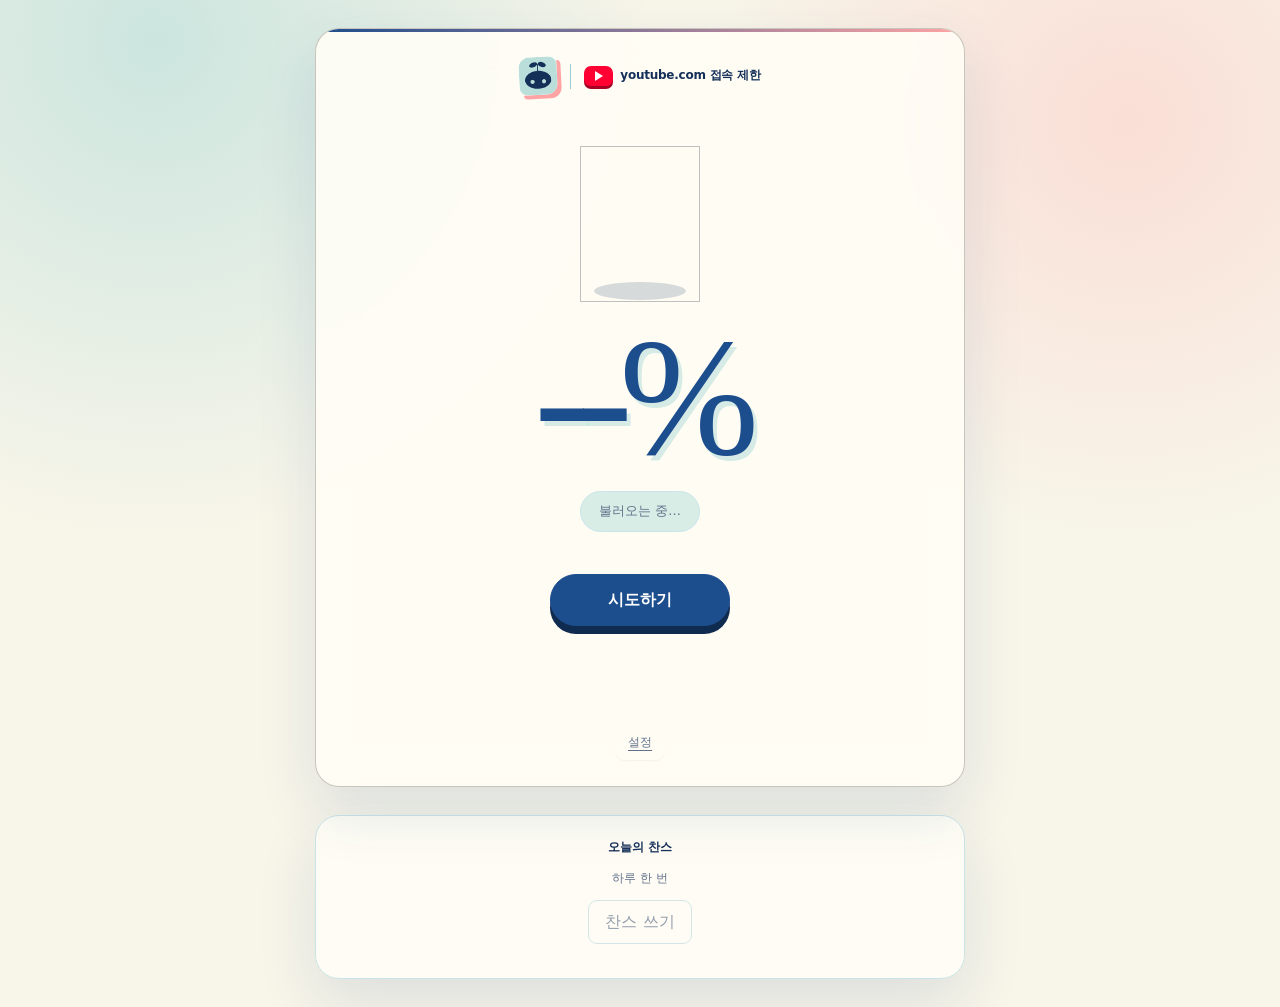
<file: blocked.html>
<!DOCTYPE html>
<html lang="ko">
<head>
  <meta charset="UTF-8">
  <meta name="viewport" content="width=device-width, initial-scale=1">
  <title>차단됨</title>
  <!-- 차단 화면과 설정 화면이 같은 스타일 파일을 쓴다 -->
  <link rel="stylesheet" href="extension.css">
</head>
<body class="blocked-page">
  <!--
    id="..."는 blocked.js가 요소를 찾는 이름이다. 디자인을 바꿀 때도
    id는 절대 바꾸거나 지우지 말 것. 하나만 바뀌어도 버튼이 먹통이 된다.
  -->
  <!--
    blocked-layout: 확률 카드를 화면 정중앙에 두고, 오른쪽 빈 공간에 기록을 놓는 틀.
    기록이 늦게 떠도 카드가 옆으로 밀리지 않게 칸을 미리 나눠 둔다.
  -->
  <div class="blocked-layout">
  <main class="blocked-shell">
    <div class="blocked-brandbar">
      <img class="brand-mark" src="images/mark.png" alt="새싹이" width="128" height="128">
      <span class="brand-divider"></span>
      <span class="youtube-lockup">
        <span class="youtube-icon"></span>
        <!-- 글자는 blocked.js가 ?site= 값으로 바꾼다 (예: naver.com 접속 제한) -->
        <span id="siteTitle">YouTube 접속 제한</span>
      </span>
    </div>

    <!--
      캐릭터(새싹이). 움직임은 전부 extension.css, 상태 바꾸기는 blocked.js.
      #toon에 a-wait / a-calm / a-perk / a-pass / a-fail / a-shrug / a-no 중 하나가 붙는다.
      몸 전체 움직임은 .toon-move 하나에만 건다 (몸통과 새싹이 같이 움직여야 안 떨어진다).
      그림 주소(src)는 blocked.js가 상태·다크 모드에 맞춰 넣는다.
    -->
    <div class="toon-stage">
      <div class="toon-shadow"></div>
      <div class="toon" id="toon">
        <div class="toon-move">
          <img class="toon-body"   id="toonBody"   alt="">
          <img class="toon-sprout" id="toonSprout" alt="">
        </div>
      </div>
    </div>

    <!--
      확률 묶음과 시간 고르기를 같은 칸에 포개 둔다.
      통과하면 시간 고르기가 확률 '자리로 들어온다'. 아래에 덧붙지 않으므로
      카드 높이가 그대로라 화면이 안 뛴다. 높이는 extension.css의 .card-stage가 잡는다.
    -->
    <div class="card-stage">
      <div class="stage-main">
        <p id="prob">--%</p>
        <p id="info">불러오는 중...</p>
        <p id="syncInfo"></p>

        <button id="attemptBtn">시도하기</button>
      </div>

      <!-- 통과했을 때만 보이는 시간 정하기 -->
      <div id="durations" hidden>
        <p>이번에는 몇 분을 사용할까요?</p>
        <!--
          +1 / -1 버튼은 두지 않는다. 숫자 입력칸의 화살표(↑↓)와
          키보드 방향키가 그 일을 한다.
        -->
        <div id="stepper">
          <div class="step-row">
            <button data-step="5">+5</button>
            <button data-step="10">+10</button>
          </div>
          <div class="step-value">
            <input id="minutesInput" type="number" min="1" value="10">
            <span>분</span>
          </div>
          <div class="step-row">
            <button data-step="-5">-5</button>
            <button data-step="-10">-10</button>
          </div>
        </div>
        <p id="minutesHint"></p>
        <button id="startBtn">시작하기</button>
      </div>
    </div>

    <!-- 판정 결과. blocked.js가 pass / fail 클래스를 붙인다 -->
    <div id="result"></div>

    <div class="settings-row">
      <button id="settingsBtn">설정</button>
    </div>

  </main>

    <!--
      오늘의 찬스. 넓은 화면에서는 확률 카드 왼쪽, 좁은 화면에서는 카드 아래에 온다.
      확률·시간 숫자는 blocked.js가 background에서 받아 채운다 (config.js의 chanceProb, chanceMinutes)
    -->
    <aside id="chanceBox" class="chance-box">
      <h3 class="table-title">오늘의 찬스</h3>
      <p id="chanceInfo">하루 한 번</p>
      <button id="chanceBtn" disabled>찬스 쓰기</button>
      <p id="chanceResult"></p>
    </aside>

    <!--
      오늘 기록 + 최근 7일. Supabase에서 받아오므로 연결이 안 되면
      blocked.js가 hidden을 풀지 않아 칸 자체가 안 보인다.
      표 모양은 설정 화면과 같다 (stats-view.js가 같이 그린다)
      넓은 화면에서는 확률 카드 오른쪽, 좁은 화면에서는 아래에 온다 (extension.css)
    -->
    <aside id="blockedStats" class="blocked-stats" hidden>
      <div id="statsCards"></div>

      <h3 class="table-title">최근 7일</h3>
      <div class="table-scroll">
        <table id="statsDaily">
          <thead>
            <tr><th>날짜</th><th>시도</th><th>통과</th><th>통과율</th><th>사용</th><th></th></tr>
          </thead>
          <tbody></tbody>
        </table>
      </div>
    </aside>
  </div>

  <!-- config.js를 먼저 불러와야 blocked.js에서 CONFIG를 쓸 수 있다 -->
  <script src="config.js"></script>
  <script src="stats-view.js"></script>
  <script src="blocked.js"></script>
</body>
</html>
</file>
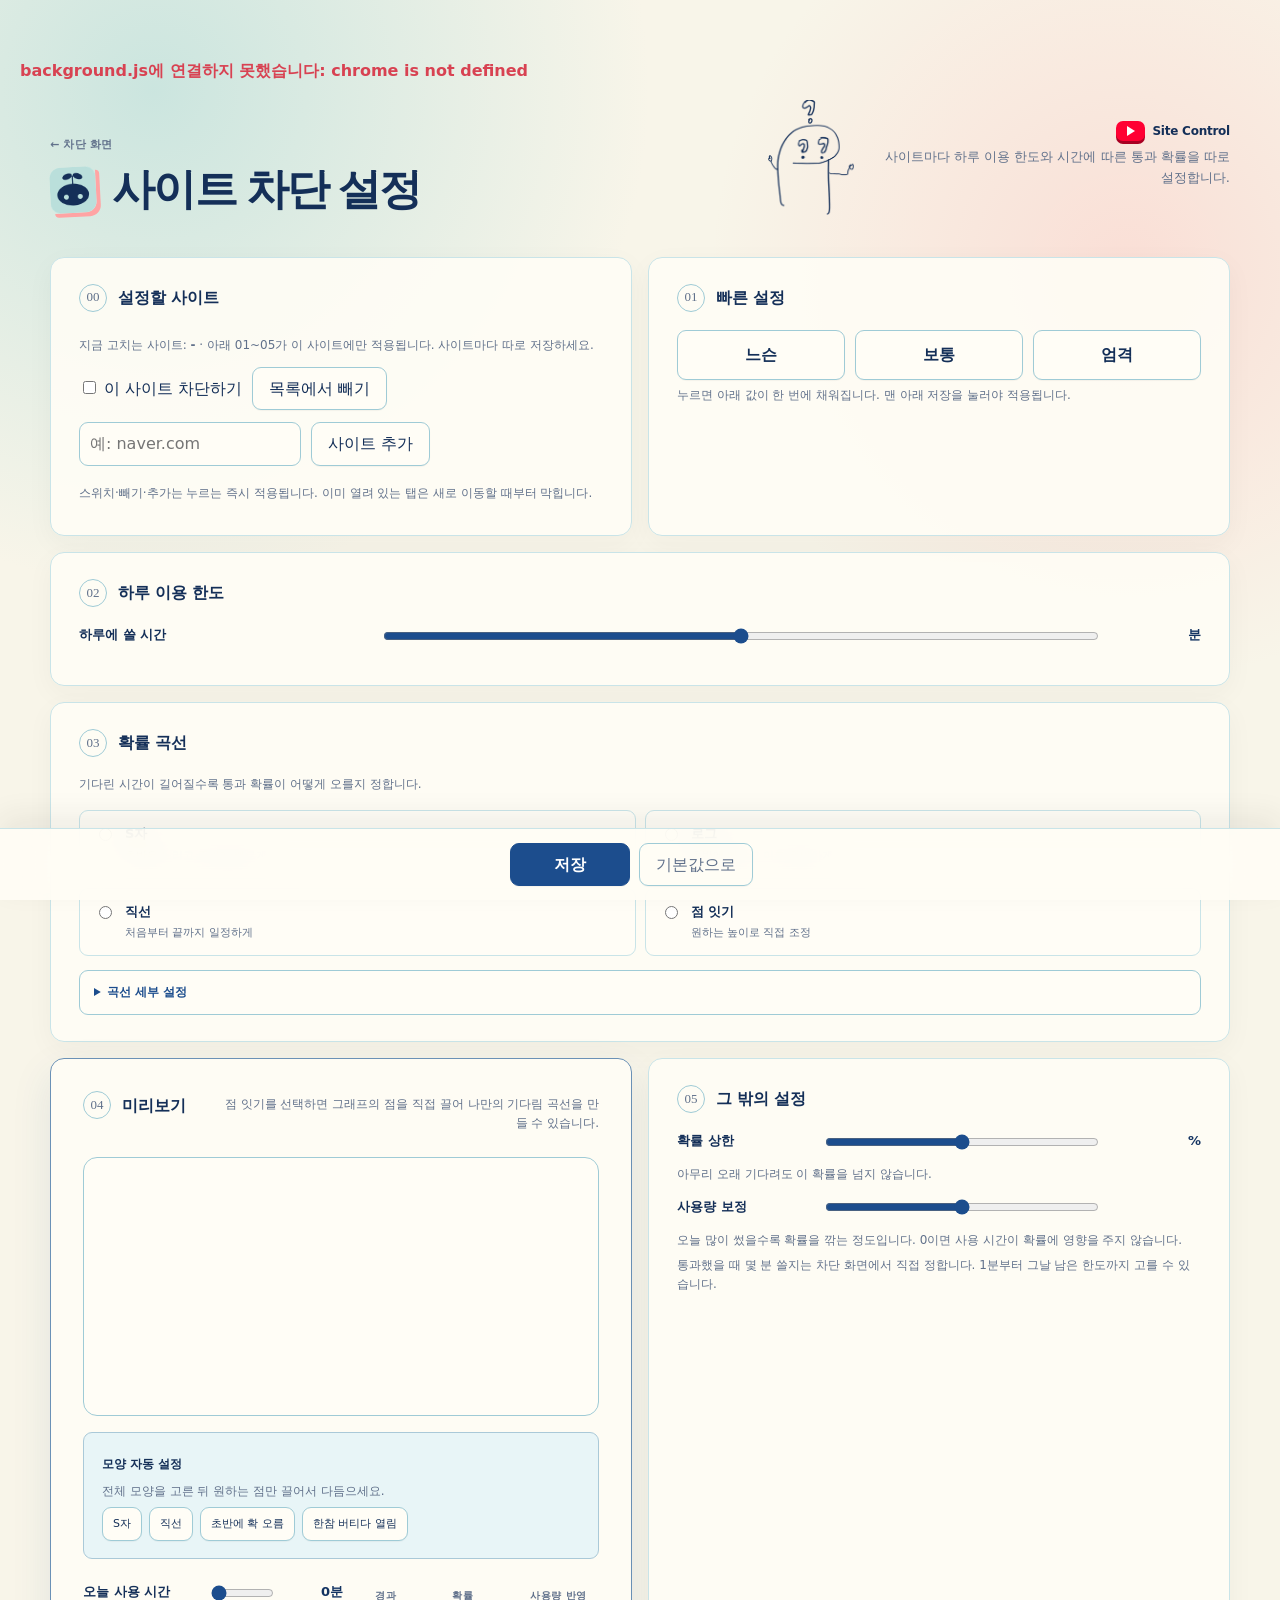
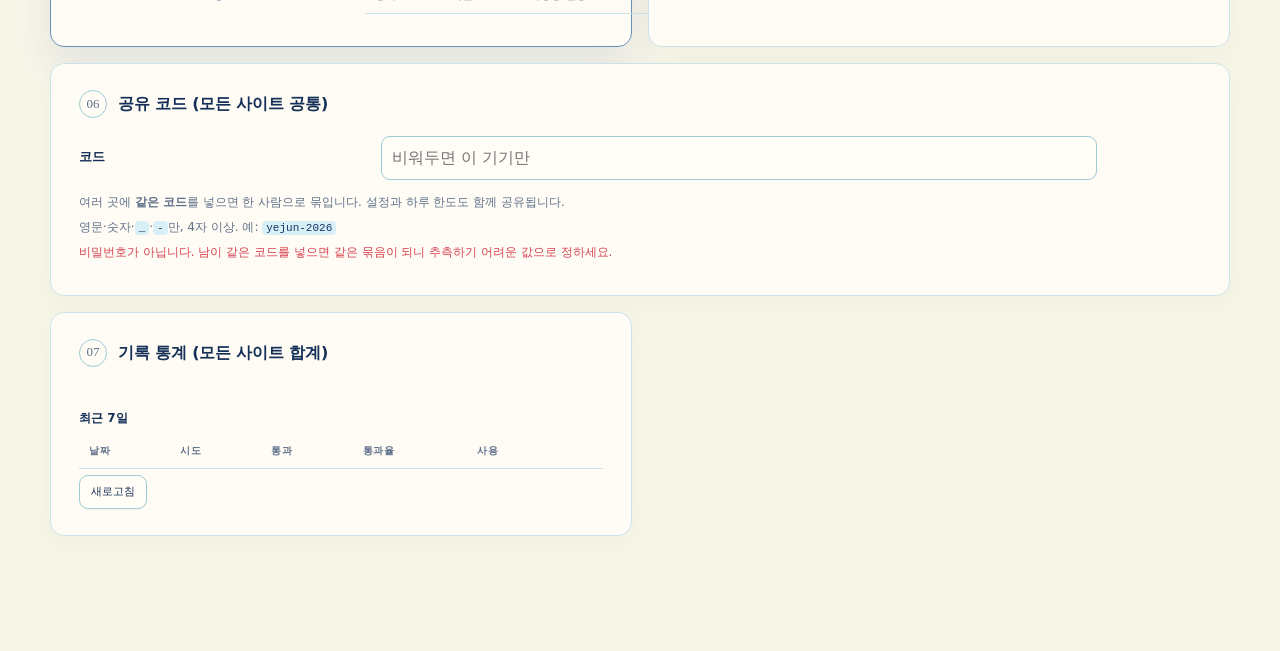
<file: options.html>
<!DOCTYPE html>
<html lang="ko">
<head>
  <meta charset="UTF-8">
  <meta name="viewport" content="width=device-width, initial-scale=1">
  <title>설정 — 확률 기반 사이트 차단</title>
  <link rel="stylesheet" href="extension.css">
</head>
<body class="options-page">
  <!--
    id, data-setting, data-display, data-curve-group, data-shape, data-preset은
    options.js가 요소를 찾는 이름이다. 디자인을 바꿀 때도 그대로 둘 것.
  -->
  <main class="options-shell">
    <header class="options-header">
      <div>
        <!-- href는 options.js가 지금 고르는 사이트의 차단 화면으로 바꾼다 -->
        <a class="back-link" id="backLink" href="blocked.html">← 차단 화면</a>
        <div class="title-lockup">
          <img class="brand-mark" src="images/mark.png" alt="새싹이" width="128" height="128">
          <h1>사이트 차단 설정</h1>
        </div>
      </div>
      <div class="options-meta">
        <!-- 설정 화면의 새싹이(물음표). 꾸밈이라 alt는 비워 둔다. 그림 교체는 CSS가 한다 -->
        <span class="options-toon" aria-hidden="true"></span>
        <div>
          <span class="youtube-lockup"><span class="youtube-icon"></span><span>Site Control</span></span>
          <p>사이트마다 하루 이용 한도와 시간에 따른 통과 확률을 따로 설정합니다.</p>
        </div>
      </div>
    </header>

    <!--
      사이트 고르기. 버튼은 options.js가 background에서 받은 목록(GET_SITES)으로 만든다.
      아래 01~05는 전부 '여기서 고른 사이트'의 설정이다. 06 공유 코드만 모든 사이트 공통.

      스위치·빼기·추가는 [저장]과 상관없이 누르는 즉시 적용된다 (곡선 설정과 따로 논다).
    -->
    <section class="settings-section site-picker">
      <div class="section-heading"><span class="section-number">00</span><h2>설정할 사이트</h2></div>
      <div class="site-tabs" id="siteTabs"></div>
      <p class="hint">지금 고치는 사이트: <strong id="editingSite">-</strong> · 아래 01~05가 이 사이트에만 적용됩니다. 사이트마다 따로 저장하세요.</p>

      <!-- 지금 고른 사이트의 차단 켜기/끄기와 빼기 -->
      <div class="site-manage">
        <label><input type="checkbox" id="siteOnToggle"> 이 사이트 차단하기</label>
        <button id="removeSiteBtn">목록에서 빼기</button>
      </div>

      <!-- 새 사이트 넣기. https://www.naver.com/news 처럼 적어도 background가 naver.com으로 다듬는다 -->
      <div class="site-add">
        <input type="text" id="newSiteInput" placeholder="예: naver.com" autocomplete="off">
        <button id="addSiteBtn">사이트 추가</button>
      </div>
      <!-- 자주 쓰는 사이트 바로 추가. 버튼은 options.js가 config.js의 suggestedSites로 만든다 -->
      <div class="site-add" id="suggestedSites"></div>
      <p class="hint" id="siteMsg">스위치·빼기·추가는 누르는 즉시 적용됩니다. 이미 열려 있는 탭은 새로 이동할 때부터 막힙니다.</p>
    </section>

    <section class="settings-section">
      <div class="section-heading"><span class="section-number">01</span><h2>빠른 설정</h2></div>
      <div class="preset-group">
        <button data-preset="loose">느슨</button>
        <button data-preset="normal">보통</button>
        <button data-preset="strict">엄격</button>
      </div>
      <p class="hint">누르면 아래 값이 한 번에 채워집니다. 맨 아래 저장을 눌러야 적용됩니다.</p>
    </section>

    <section class="settings-section">
      <div class="section-heading"><span class="section-number">02</span><h2>하루 이용 한도</h2></div>
      <div class="row">
        <label>하루에 쓸 시간</label>
        <input type="range" data-setting="dailyLimit">
        <span class="value"><span data-display="dailyLimit"></span>분</span>
      </div>
      <p class="hint" id="dailyLimitHint"></p>
    </section>

    <section class="settings-section">
      <div class="section-heading"><span class="section-number">03</span><h2>확률 곡선</h2></div>
      <p class="hint">기다린 시간이 길어질수록 통과 확률이 어떻게 오를지 정합니다.</p>

      <div class="curve-options">
        <label class="curve-option">
          <input type="radio" name="curve" value="scurve">
          <span class="curve-copy"><strong>S자</strong><span>초반은 느리고 중간에 빠르게</span></span>
        </label>
        <label class="curve-option">
          <input type="radio" name="curve" value="log">
          <span class="curve-copy"><strong>로그</strong><span>초반에 빠르고 이후 완만하게</span></span>
        </label>
        <label class="curve-option">
          <input type="radio" name="curve" value="linear">
          <span class="curve-copy"><strong>직선</strong><span>처음부터 끝까지 일정하게</span></span>
        </label>
        <label class="curve-option">
          <input type="radio" name="curve" value="points">
          <span class="curve-copy"><strong>점 잇기</strong><span>원하는 높이로 직접 조정</span></span>
        </label>
      </div>

      <details class="curve-detail">
        <summary>곡선 세부 설정</summary>

        <div data-curve-group="scurve">
          <div class="row">
            <label>중간 지점</label>
            <input type="range" data-setting="midpoint">
            <span class="value"><span data-display="midpoint"></span>분</span>
          </div>
          <div class="row">
            <label>기울기</label>
            <input type="range" data-setting="steepness">
            <span class="value" data-display="steepness"></span>
          </div>
          <p class="hint">중간 지점에서 확률이 대략 절반이 됩니다. 기울기가 클수록 계단처럼 급해집니다.</p>
        </div>

        <div data-curve-group="log">
          <div class="row">
            <label>기준 시점</label>
            <input type="range" data-setting="anchorMinutes">
            <span class="value"><span data-display="anchorMinutes"></span>분</span>
          </div>
          <div class="row">
            <label>기준 확률</label>
            <input type="range" data-setting="anchorProb">
            <span class="value"><span data-display="anchorProb"></span>%</span>
          </div>
          <div class="row">
            <label>초반 완만함</label>
            <input type="range" data-setting="smoothness">
            <span class="value" data-display="smoothness"></span>
          </div>
          <p class="hint">“기준 시점에 기준 확률이 되도록” 곡선 높이를 자동으로 맞춥니다.</p>
        </div>

        <div data-curve-group="linear">
          <div class="row">
            <label>상한 도달 시점</label>
            <input type="range" data-setting="linearFullMin">
            <span class="value"><span data-display="linearFullMin"></span>분</span>
          </div>
          <p class="hint">이 시점에 아래 ‘확률 상한’에 도달합니다.</p>
        </div>

        <div data-curve-group="points">
          <p class="hint"><strong>아래 그래프에서 점을 위아래로 끌어보세요.</strong> 시간대는 고정이고 높이만 바뀝니다. 점 사이는 매끄럽게 이어집니다.</p>
        </div>
      </details>
    </section>

    <section class="settings-section preview-section">
      <div class="preview-intro">
        <div class="section-heading"><span class="section-number">04</span><h2>미리보기</h2></div>
        <p class="hint">점 잇기를 선택하면 그래프의 점을 직접 끌어 나만의 기다림 곡선을 만들 수 있습니다.</p>
      </div>

      <div class="canvas-frame"><canvas id="preview"></canvas></div>
      <p class="hint" id="previewHint"></p>

      <div data-curve-group="points">
        <strong class="shape-title">모양 자동 설정</strong>
        <p class="hint">전체 모양을 고른 뒤 원하는 점만 끌어서 다듬으세요.</p>
        <div class="shape-actions">
          <button data-shape="s">S자</button>
          <button data-shape="line">직선</button>
          <button data-shape="log">초반에 확 오름</button>
          <button data-shape="late">한참 버티다 열림</button>
        </div>
      </div>

      <div class="preview-data">
        <div class="row">
          <label>오늘 사용 시간</label>
          <input type="range" id="previewUsed" min="0" max="60" step="5" value="0">
          <span class="value"><span id="previewUsedLabel">0</span>분</span>
        </div>

        <table id="previewTable">
          <thead>
            <tr><th>경과</th><th>확률</th><th>사용량 반영</th></tr>
          </thead>
          <tbody></tbody>
        </table>
      </div>
    </section>

    <section class="settings-section">
      <div class="section-heading"><span class="section-number">05</span><h2>그 밖의 설정</h2></div>
      <div class="row">
        <label>확률 상한</label>
        <input type="range" data-setting="maxProb">
        <span class="value"><span data-display="maxProb"></span>%</span>
      </div>
      <p class="hint">아무리 오래 기다려도 이 확률을 넘지 않습니다.</p>

      <div class="row">
        <label>사용량 보정</label>
        <input type="range" data-setting="usagePenalty">
        <span class="value" data-display="usagePenalty"></span>
      </div>
      <p class="hint">오늘 많이 썼을수록 확률을 깎는 정도입니다. 0이면 사용 시간이 확률에 영향을 주지 않습니다.</p>
      <p class="hint">통과했을 때 몇 분 쓸지는 차단 화면에서 직접 정합니다. 1분부터 그날 남은 한도까지 고를 수 있습니다.</p>
    </section>

    <section class="settings-section">
      <div class="section-heading"><span class="section-number">06</span><h2>공유 코드 (모든 사이트 공통)</h2></div>
      <div class="row">
        <label>코드</label>
        <input type="text" id="shareCode" placeholder="비워두면 이 기기만">
        <span class="value"></span>
      </div>
      <p class="hint">여러 곳에 <strong>같은 코드</strong>를 넣으면 한 사람으로 묶입니다. 설정과 하루 한도도 함께 공유됩니다.</p>
      <p class="hint">영문·숫자·<code>_</code>·<code>-</code>만, 4자 이상. 예: <code>yejun-2026</code></p>
      <p class="hint warn">비밀번호가 아닙니다. 남이 같은 코드를 넣으면 같은 묶음이 되니 추측하기 어려운 값으로 정하세요.</p>
    </section>

    <section class="settings-section">
      <div class="section-heading"><span class="section-number">07</span><h2>기록 통계 (모든 사이트 합계)</h2></div>
      <p class="hint" id="statsWho"></p>
      <div id="statsCards"></div>

      <h3 class="table-title">최근 7일</h3>
      <div class="table-scroll">
        <table id="statsDaily">
          <thead>
            <tr><th>날짜</th><th>시도</th><th>통과</th><th>통과율</th><th>사용</th><th></th></tr>
          </thead>
          <tbody></tbody>
        </table>
      </div>
      <p class="hint" id="statsMsg"></p>
      <button id="statsRefreshBtn">새로고침</button>
    </section>
  </main>

  <!-- 저장 버튼 줄은 화면 아래에 고정된다 -->
  <div id="actions">
    <button id="saveBtn">저장</button>
    <button id="resetBtn">기본값으로</button>
    <span id="saveMsg"></span>
  </div>

  <!--
    미리보기 곡선을 이 화면에서 직접 계산하려고 config.js와 probability.js도 불러온다.
    점을 끌 때마다 background에 물어보면 느려지기 때문이다.
  -->
  <script src="config.js"></script>
  <script src="probability.js"></script>
  <script src="stats-view.js"></script>
  <script src="options.js"></script>
</body>
</html>
</file>
<file: extension.css>
/*
  extension.css
  차단 화면(blocked.html)과 설정 화면(options.html)이 같이 쓰는 스타일.
  Figma Make에서 만든 디자인을 가져온 것이다.

  주의: 여기서는 모양만 바꾼다. 요소를 보이거나 숨기는 건 JS가
  hidden 속성으로 한다. CSS에서 display: none을 걸면 JS가 보이게
  하려 해도 안 보인다. (실제로 테스트 칸이 그렇게 사라진 적이 있다)
*/

:root {
  color-scheme: light dark;
  --bg: #f8f5e9;
  --surface: rgba(255, 253, 246, 0.91);
  --surface-solid: #fffdf6;
  --surface-soft: #edf7f5;
  --ink: #142f58;
  --muted: #61718b;
  --line: #c9e4e8;
  --line-strong: #9fcbd6;
  --accent: #1c4d8d;
  --accent-strong: #143462;
  --accent-soft: #d8eff8;
  --mint: #badfdb;
  --coral: #ffa4a4;
  --coral-strong: #e85e68;
  --success: #247a70;
  --success-soft: #d9f2eb;
  --danger: #d84252;
  --danger-soft: #ffe0df;
  --focus: #4f8fc8;
  --shadow: 0 24px 60px rgba(28, 77, 141, 0.12);
  --radius-lg: 24px;
  --radius-md: 14px;
  --radius-sm: 9px;
  --font: Pretendard, "Noto Sans KR", "Apple SD Gothic Neo", "Malgun Gothic", system-ui, sans-serif;
  --serif: "Iowan Old Style", "Noto Serif KR", Georgia, serif;
}

* {
  box-sizing: border-box;
}

html {
  min-height: 100%;
  background: var(--bg);
}

body {
  margin: 0;
  color: var(--ink);
  background:
    radial-gradient(circle at 12% 4%, rgba(186, 223, 219, 0.72), transparent 31rem),
    radial-gradient(circle at 88% 12%, rgba(255, 164, 164, 0.28), transparent 26rem),
    var(--bg);
  font-family: var(--font);
  line-height: 1.6;
  -webkit-font-smoothing: antialiased;
}

button,
input {
  font: inherit;
}

button {
  min-height: 42px;
  border: 1px solid var(--line-strong);
  border-radius: var(--radius-sm);
  padding: 8px 16px;
  color: var(--ink);
  background: var(--surface-solid);
  box-shadow: 0 1px 1px rgba(22, 24, 20, 0.04);
  cursor: pointer;
  transition:
    border-color 160ms ease,
    background 160ms ease,
    color 160ms ease,
    transform 160ms ease,
    box-shadow 160ms ease;
}

button:hover {
  border-color: var(--accent);
  color: var(--accent-strong);
  transform: translateY(-1px);
  box-shadow: 0 5px 14px rgba(35, 68, 56, 0.09);
}

button:active {
  transform: translateY(0);
}

/* 잠긴 버튼은 눌리지 않는다는 게 보여야 한다 (한도에 닿은 +5 등) */
button:disabled {
  opacity: 0.45;
  cursor: not-allowed;
  transform: none;
  box-shadow: none;
}

button:focus-visible,
input:focus-visible {
  outline: 3px solid color-mix(in srgb, var(--focus) 28%, transparent);
  outline-offset: 2px;
}

input[type="text"],
input[type="number"] {
  border: 1px solid var(--line-strong);
  border-radius: var(--radius-sm);
  padding: 8px 10px;
  color: var(--ink);
  background: var(--surface-solid);
}

input[type="range"] {
  width: 100%;
  accent-color: var(--accent);
}

input[type="radio"] {
  accent-color: var(--accent);
}

/* ─────────────────────────────────────────────────────────────
   차단 화면
   ───────────────────────────────────────────────────────────── */

.blocked-page {
  min-height: 100vh;
  display: grid;
  place-items: center;
  padding: 28px;
  text-align: center;
}

.blocked-shell {
  position: relative;
  width: min(100%, 650px);
  padding: 28px 44px 26px;
  overflow: hidden;
  border: 1px solid rgba(185, 182, 172, 0.78);
  border-radius: var(--radius-lg);
  background: var(--surface);
  box-shadow: var(--shadow);
  backdrop-filter: blur(18px);
}

.blocked-shell::before {
  content: "";
  position: absolute;
  top: 0;
  left: 50%;
  width: 100%;
  height: 3px;
  background: linear-gradient(90deg, var(--accent), var(--coral));
  transform: translateX(-50%);
}

/*
  머리말 마크. 예전 'YJ' 글자 타일을 새싹이 아이콘으로 바꿨다.
  그림이 민트 타일 위에 그려져 있어 라이트·다크 어느 쪽에서도 보인다.
  살짝 기울인 것과 산호색 그림자는 전에 쓰던 느낌을 그대로 남긴 것.
*/
.brand-mark {
  width: 38px;
  height: 38px;
  flex: 0 0 auto;
  border-radius: 11px 4px 11px 4px;
  box-shadow: 4px 4px 0 var(--coral);
  transform: rotate(-3deg);
}

.blocked-brandbar {
  display: flex;
  align-items: center;
  justify-content: center;
  gap: 13px;
  margin-bottom: 31px;
}

.brand-divider {
  width: 1px;
  height: 25px;
  background: var(--line-strong);
}

.youtube-lockup {
  display: inline-flex;
  align-items: center;
  gap: 7px;
  color: var(--ink);
  font-size: 12px;
  font-weight: 800;
  letter-spacing: -0.02em;
}

.youtube-icon {
  position: relative;
  display: inline-block;
  width: 29px;
  height: 20px;
  flex: 0 0 auto;
  border-radius: 7px;
  background: #ff0033;
  box-shadow: 0 3px 0 color-mix(in srgb, #ff0033 66%, black);
}

.youtube-icon::after {
  content: "";
  position: absolute;
  top: 5px;
  left: 11px;
  border-top: 5px solid transparent;
  border-bottom: 5px solid transparent;
  border-left: 8px solid white;
}

#prob {
  margin: 0;
  color: var(--accent);
  font-family: var(--serif);
  font-size: clamp(92px, 20vw, 168px);
  font-weight: 500;
  font-variant-numeric: tabular-nums;
  letter-spacing: -0.08em;
  line-height: 0.9;
  text-shadow: 4px 5px 0 color-mix(in srgb, var(--mint) 60%, transparent);
}

#info {
  display: inline-flex;
  align-items: center;
  justify-content: center;
  min-height: 40px;
  margin: 18px 0 22px;
  padding: 9px 18px;
  border: 1px solid var(--line);
  border-radius: 999px;
  color: var(--muted);
  background: color-mix(in srgb, var(--mint) 55%, var(--surface-solid));
  font-size: 13px;
  font-variant-numeric: tabular-nums;
}

#syncInfo {
  min-height: 18px;
  margin: -13px 0 15px;
  color: color-mix(in srgb, var(--muted) 65%, transparent);
  font-size: 11px;
}

#attemptBtn {
  min-width: 180px;
  min-height: 52px;
  border-color: var(--accent);
  border-radius: 999px;
  color: #fff;
  background: var(--accent);
  font-size: 16px;
  font-weight: 700;
  box-shadow: 0 8px 0 color-mix(in srgb, var(--accent-strong) 82%, black);
}

#attemptBtn:hover:not(:disabled) {
  color: #fff;
  background: var(--accent-strong);
  box-shadow: 0 5px 0 color-mix(in srgb, var(--accent-strong) 82%, black);
  transform: translateY(3px);
}

#result {
  display: grid;
  place-items: center;
  min-height: 54px;
  margin: 14px auto 0;
  border-radius: var(--radius-md);
  font-size: 18px;
  font-weight: 750;
}

#result.pass {
  grid-auto-flow: column;
  justify-content: center;
  gap: 11px;
  border: 1px solid color-mix(in srgb, var(--success) 28%, transparent);
  color: var(--success);
  background: var(--success-soft);
  animation: success-rise 520ms cubic-bezier(0.18, 0.89, 0.32, 1.18);
}

#result.pass::before {
  content: "";
  width: 32px;
  height: 32px;
  border-radius: 50%;
  background:
    linear-gradient(135deg, transparent 45%, var(--surface-solid) 46% 57%, transparent 58%) 9px 13px / 13px 8px no-repeat,
    var(--success);
  box-shadow: 0 4px 0 color-mix(in srgb, var(--success) 65%, black);
  animation: success-pop 500ms cubic-bezier(0.18, 0.89, 0.32, 1.28);
}

#result.fail {
  grid-auto-flow: column;
  justify-content: center;
  gap: 12px;
  border: 1px solid color-mix(in srgb, var(--danger) 28%, transparent);
  color: var(--danger);
  background: var(--danger-soft);
  animation: fail-shake 520ms cubic-bezier(0.36, 0.07, 0.19, 0.97);
}

#result.fail::before {
  content: "";
  width: 43px;
  height: 43px;
  background: linear-gradient(135deg, #ffca55 0 44%, var(--coral-strong) 45% 100%);
  clip-path: polygon(50% 0, 61% 27%, 87% 13%, 76% 40%, 100% 50%, 73% 60%, 87% 87%, 60% 75%, 50% 100%, 39% 74%, 13% 87%, 25% 60%, 0 50%, 27% 39%, 13% 13%, 40% 27%);
  filter: drop-shadow(0 3px 0 rgba(20, 52, 98, 0.22));
  animation: burst-pop 560ms cubic-bezier(0.18, 0.89, 0.32, 1.28);
}

@keyframes fail-shake {
  0%, 100% { transform: translateX(0); }
  20% { transform: translateX(-8px) rotate(-1deg); }
  40% { transform: translateX(7px) rotate(1deg); }
  60% { transform: translateX(-4px); }
  80% { transform: translateX(3px); }
}

@keyframes burst-pop {
  0% { opacity: 0; transform: scale(0.2) rotate(-35deg); }
  68% { opacity: 1; transform: scale(1.28) rotate(9deg); }
  100% { opacity: 1; transform: scale(1) rotate(0); }
}

@keyframes success-rise {
  0% { opacity: 0; transform: translateY(8px); }
  100% { opacity: 1; transform: translateY(0); }
}

@keyframes success-pop {
  0% { opacity: 0; transform: scale(0.3) rotate(-18deg); }
  70% { opacity: 1; transform: scale(1.2) rotate(5deg); }
  100% { opacity: 1; transform: scale(1) rotate(0); }
}

/*
  통과했을 때 카드가 길어지지 않게 하는 칸.

  전에는 시간 고르기(#durations)가 확률 아래에 '덧붙어서' 카드가 쑥 길어졌다.
  이제 확률 묶음(.stage-main)과 시간 고르기를 같은 칸에 겹쳐 두고 서로 교체한다.
  칸 높이를 미리 잡아 두었으므로 무엇이 보이든 카드 높이는 그대로다.

  높이를 px로 박은 이유: 둘 중 큰 쪽에 맞춰 두어야 화면이 안 뛴다.
  확률 묶음 ≈ 300px, 시간 고르기 ≈ 300px 라서 여유를 둬 340으로 잡았다.
*/
.card-stage {
  display: grid;
  align-items: center;
  min-height: 340px;
}

.card-stage > .stage-main,
.card-stage > #durations {
  grid-area: 1 / 1;   /* 둘을 같은 칸에 포개 둔다 */
}

.stage-main {
  transition: opacity 0.26s ease, transform 0.26s ease;
}

/*
  시간 고르기가 열리면 확률 묶음은 사라지되 자리는 지킨다.
  display:none으로 지우면 칸 높이가 무너져 카드가 다시 뛴다.
  (#durations를 켜고 끄는 건 여전히 blocked.js의 hidden 속성이다. 여기서는 보고만 있다)
*/
.blocked-shell:has(#durations:not([hidden])) .stage-main {
  opacity: 0;
  visibility: hidden;
  transform: scale(0.96);
}

@keyframes durations-in {
  from { opacity: 0; transform: scale(0.96); }
  to   { opacity: 1; transform: scale(1); }
}

#durations {
  margin: 0;
  padding: 18px;
  border: 1px solid var(--line);
  border-radius: var(--radius-md);
  background: color-mix(in srgb, var(--surface-solid) 82%, transparent);
  animation: durations-in 0.3s cubic-bezier(0.18, 0.89, 0.32, 1.1) both;
}

@media (prefers-reduced-motion: reduce) {
  .stage-main { transition: none; }
  #durations { animation: none; }
}

#durations > p:first-child {
  margin: 0 0 18px;
  color: var(--muted);
  font-size: 13px;
  font-weight: 700;
}

#stepper {
  display: inline-flex;
  flex-direction: column;
  align-items: center;
  gap: 8px;
}

.step-row {
  display: flex;
  gap: 8px;
}

.step-row button {
  min-width: 70px;
  min-height: 36px;
  padding: 5px 12px;
  color: var(--accent-strong);
  background: var(--accent-soft);
  border-color: transparent;
  font-size: 13px;
  font-weight: 700;
}

.step-value {
  display: flex;
  align-items: baseline;
  gap: 6px;
  padding: 8px 0;
}

#minutesInput {
  width: 130px;
  border: 0;
  padding: 0;
  text-align: center;
  color: var(--ink);
  background: transparent;
  font-family: var(--serif);
  font-size: 58px;
  font-weight: 600;
  line-height: 1;
}

.step-value span {
  color: var(--muted);
  font-size: 15px;
}

#minutesHint {
  min-height: 20px;
  margin: 12px 0;
  color: var(--muted);
  font-size: 12px;
}

#startBtn {
  min-width: 150px;
  border-color: var(--accent);
  color: #fff;
  background: var(--accent);
  font-weight: 700;
}

.settings-row {
  margin-top: 14px;
}

#settingsBtn {
  display: inline-block;
  min-height: 34px;
  border-color: transparent;
  padding: 4px 12px;
  color: var(--muted);
  background: transparent;
  font-size: 12px;
  text-decoration: underline;
  text-underline-offset: 4px;
}

#settingsBtn:hover {
  color: var(--accent-strong);
}

/* ─────────────────────────────────────────────────────────────
   설정 화면
   ───────────────────────────────────────────────────────────── */

.options-page {
  padding: 42px 20px 116px;
}

.options-shell {
  width: min(100%, 1180px);
  margin: 0 auto;
  display: grid;
  grid-template-columns: repeat(2, minmax(0, 1fr));
  gap: 16px;
}

.options-header {
  display: flex;
  align-items: flex-end;
  justify-content: space-between;
  gap: 24px;
  margin-bottom: 26px;
  grid-column: 1 / -1;
}

.options-header h1 {
  margin: 0;
  font-family: var(--serif);
  font-size: clamp(29px, 5vw, 43px);
  font-weight: 600;
  letter-spacing: -0.035em;
  line-height: 1.15;
}

.title-lockup {
  display: flex;
  align-items: center;
  gap: 16px;
}

.title-lockup .brand-mark {
  width: 46px;
  height: 46px;
}

/*
  설정 화면의 새싹이. 안 움직이므로 몸통·새싹 합본 한 장을 배경으로 깐다.
  다크 모드 교체도 CSS가 하므로 options.js는 손댈 게 없다.
*/
.options-toon {
  display: block;
  width: 86px;
  height: 115px;
  flex: 0 0 auto;
  background: url("images/navy-05.png") center / contain no-repeat;
}

@media (prefers-color-scheme: dark) {
  .options-toon { background-image: url("images/cream-05.png"); }
}

.back-link {
  display: inline-block;
  margin-bottom: 12px;
  color: var(--muted);
  font-size: 11px;
  font-weight: 700;
  letter-spacing: 0.02em;
  text-decoration: none;
}

.back-link:hover {
  color: var(--accent-strong);
}

.options-header p {
  max-width: 360px;
  margin: 6px 0 4px;
  color: var(--muted);
  font-size: 13px;
  text-align: right;
}

/* 새싹이 + 설명. 설명은 오른쪽 끝에 맞추고 새싹이가 그 왼쪽에 선다 */
.options-meta {
  display: flex;
  align-items: center;
  gap: 16px;
}

.options-meta > div {
  display: grid;
  justify-items: end;
  text-align: right;
}

.settings-section {
  margin-top: 0;
  padding: 26px 28px;
  border: 1px solid var(--line);
  border-radius: var(--radius-md);
  background: var(--surface);
  box-shadow: 0 8px 28px rgba(46, 45, 40, 0.04);
}

/* 곡선, 미리보기, 통계는 두 칸을 차지한다 */
.settings-section:nth-of-type(3),
.settings-section:nth-of-type(4),
.settings-section:nth-of-type(7) {
  grid-column: 1 / -1;
}

.section-heading {
  display: flex;
  align-items: center;
  gap: 11px;
  margin-bottom: 18px;
}

.section-number {
  display: grid;
  width: 28px;
  height: 28px;
  flex: 0 0 auto;
  place-items: center;
  border: 1px solid var(--line-strong);
  border-radius: 50%;
  color: var(--muted);
  font-family: var(--serif);
  font-size: 13px;
}

.section-heading h2 {
  margin: 0;
  font-size: 16px;
  letter-spacing: -0.01em;
}

.hint {
  margin: 6px 0;
  color: var(--muted);
  font-size: 12px;
}

.hint.warn {
  color: var(--danger);
}

.preset-group {
  display: grid;
  grid-template-columns: repeat(3, 1fr);
  gap: 10px;
}

.preset-group button {
  min-height: 50px;
  margin: 0;
  font-weight: 700;
}

/* 지금 값과 똑같은 프리셋만 칠한다 (options.js updatePresetButtons가 aria-pressed를 붙인다) */
.preset-group button[aria-pressed="true"] {
  border-color: var(--accent);
  color: #fff;
  background: var(--accent);
}

/* 설정할 사이트 버튼 줄. 지금 고르는 사이트(aria-pressed="true")만 칠한다 (options.js renderSiteTabs) */
.site-tabs {
  display: flex;
  flex-wrap: wrap;
  gap: 10px;
}

.site-tabs button {
  margin: 0;
  font-weight: 700;
}

.site-tabs button[aria-pressed="true"] {
  border-color: var(--accent);
  color: #fff;
  background: var(--accent);
}

/* 차단을 꺼 둔 사이트는 흐리게 (options.js가 data-off를 붙인다) */
.site-tabs button[data-off] {
  opacity: 0.55;
  text-decoration: line-through;
}

/* 스위치·빼기 줄, 추가 줄. 꾸미기는 나중에 — 지금은 가로로 늘어놓기만 */
.site-manage,
.site-add {
  display: flex;
  flex-wrap: wrap;
  align-items: center;
  gap: 10px;
  margin-top: 12px;
}

.site-manage button,
.site-add button {
  margin: 0;
}

#siteMsg.fail { color: var(--danger); }

.row {
  display: grid;
  grid-template-columns: minmax(130px, 0.8fr) minmax(180px, 2fr) 88px;
  align-items: center;
  gap: 16px;
  margin: 13px 0;
}

.row label {
  font-size: 13px;
  font-weight: 650;
}

.row .value {
  color: var(--accent-strong);
  font-size: 13px;
  font-weight: 750;
  font-variant-numeric: tabular-nums;
  text-align: right;
}

.curve-options {
  display: grid;
  grid-template-columns: repeat(2, 1fr);
  gap: 9px;
  margin-top: 16px;
}

.curve-option {
  display: flex;
  align-items: flex-start;
  gap: 10px;
  min-height: 66px;
  padding: 13px 14px;
  border: 1px solid var(--line);
  border-radius: var(--radius-sm);
  background: var(--surface-solid);
  cursor: pointer;
}

.curve-option:has(input:checked) {
  border-color: var(--accent);
  background: var(--accent-soft);
  box-shadow: inset 0 0 0 1px var(--accent);
}

.curve-option input {
  margin-top: 4px;
}

.curve-copy strong,
.curve-copy span {
  display: block;
}

.curve-copy strong {
  font-size: 13px;
}

.curve-copy span {
  margin-top: 2px;
  color: var(--muted);
  font-size: 11px;
}

.curve-detail {
  margin-top: 14px;
  border: 1px solid var(--line-strong);
  border-radius: var(--radius-sm);
  background: var(--surface-solid);
}

.curve-detail summary {
  padding: 12px 14px;
  color: var(--accent);
  font-size: 12px;
  font-weight: 750;
  cursor: pointer;
  list-style-position: inside;
}

.curve-detail[open] summary {
  border-bottom: 1px solid var(--line);
}

.curve-detail > [data-curve-group] {
  margin: 12px;
}

[data-curve-group] {
  margin-top: 16px;
  padding: 17px 18px;
  border: 1px solid color-mix(in srgb, var(--accent) 18%, var(--line));
  border-radius: var(--radius-sm);
  background: color-mix(in srgb, var(--accent-soft) 58%, var(--surface-solid));
}

.preview-section {
  padding: 30px 32px;
  border-color: color-mix(in srgb, var(--accent) 55%, var(--line));
  box-shadow: 0 16px 40px rgba(28, 77, 141, 0.1);
}

.preview-intro {
  display: flex;
  justify-content: space-between;
  gap: 24px;
  margin-bottom: 18px;
}

.preview-intro .hint {
  max-width: 380px;
  text-align: right;
}

.canvas-frame {
  overflow: hidden;
  border: 1px solid var(--line-strong);
  border-radius: var(--radius-md);
  background: var(--surface-solid);
}

/*
  캔버스 크기와 격자·눈금은 options.js가 직접 정하고 그린다.
  여기서 높이(min-height)나 배경 격자를 주면 두 가지가 어긋난다.
    - 높이가 달라지면 그림이 늘어나서 점을 잡는 위치가 틀어진다
    - 배경 격자가 JS 격자와 겹쳐서 두 겹으로 보인다
*/
#preview {
  width: 100%;
  display: block;
  touch-action: none;
}

.shape-title {
  font-size: 12px;
}

.shape-actions {
  display: flex;
  flex-wrap: wrap;
  gap: 7px;
}

.shape-actions button {
  min-height: 34px;
  margin: 0;
  padding: 5px 10px;
  font-size: 11px;
}

.preview-data {
  display: grid;
  grid-template-columns: minmax(260px, 1fr) minmax(300px, 1.2fr);
  gap: 22px;
  align-items: start;
  margin-top: 20px;
}

.preview-data .row {
  grid-template-columns: 110px 1fr 55px;
  margin-top: 3px;
}

table {
  width: 100%;
  border-collapse: collapse;
}

th,
td {
  padding: 9px 10px;
  border-bottom: 1px solid var(--line);
  font-size: 12px;
  font-weight: 400;
  text-align: left;
}

th {
  color: var(--muted);
  font-size: 10px;
  font-weight: 750;
  letter-spacing: 0.06em;
}

td {
  font-variant-numeric: tabular-nums;
}

#shareCode {
  width: 100%;
}

code {
  border-radius: 4px;
  padding: 1px 4px;
  color: var(--accent-strong);
  background: var(--accent-soft);
  font-size: 11px;
}

#statsCards {
  display: grid;
  grid-template-columns: repeat(3, 1fr);
  gap: 10px;
  margin: 14px 0 24px;
}

.stat-card {
  min-height: 112px;
  padding: 15px 16px;
  border: 1px solid var(--line);
  border-radius: var(--radius-sm);
  background: var(--surface-solid);
}

.stat-card .title {
  color: var(--muted);
  font-size: 11px;
}

.stat-card .big {
  margin-top: 6px;
  font-family: var(--serif);
  font-size: 28px;
  font-weight: 650;
  font-variant-numeric: tabular-nums;
}

.stat-card .sub {
  color: var(--muted);
  font-size: 11px;
}

.table-title {
  margin: 0 0 6px;
  font-size: 12px;
}

.bar {
  display: inline-block;
  min-width: 1px;
  height: 8px;
  border-radius: 99px;
  background: var(--accent);
}

/*
  차단 화면 배치: [빈 칸 | 확률 카드 | 기록]
  양옆 칸을 같은 비율(1fr)로 두어서, 기록이 있든 없든 확률 카드는 항상 정중앙이다.
  카드·표 모양은 위의 설정 화면 것을 그대로 쓰고 여기서는 배치만 정한다.
*/
.blocked-layout {
  display: grid;
  grid-template-columns: 1fr minmax(0, 650px) 1fr;
  gap: 28px;
  /*
    start로 두어야 세 칸의 윗선이 맞는다.
    center였을 때는 칸마다 내용 길이가 달라서 찬스는 아래로 내려가고
    기록은 위에 붙어, 세 덩어리가 제각각 떠 있는 것처럼 보였다.
  */
  align-items: start;
  width: 100%;
}

.blocked-layout .blocked-shell {
  grid-column: 2;
  width: 100%;
}

/* 세 칸 모두 1번째 줄에 둔다. 안 정하면 칸 번호가 앞 칸보다 작은 찬스가 다음 줄로 밀린다 */
.blocked-layout .blocked-shell,
.chance-box,
.blocked-stats {
  grid-row: 1;
}

/*
  왼쪽 찬스 칸. 오른쪽 기록 칸과 같은 모양·같은 폭(--side-col).
  폭이 다르면 가운데 카드가 가운데로 안 보인다.
*/
.chance-box {
  grid-column: 1;
  justify-self: end;
  width: min(100%, var(--side-col, 340px));
  padding: 22px 20px 18px;
  border: 1px solid var(--line);
  border-radius: var(--radius-lg);
  background: var(--surface);
  box-shadow: var(--shadow);
}

#chanceInfo {
  color: var(--muted);
  font-size: 12px;
  /* 한글은 자동 하이픈이 없어서, 없으면 "30분"의 30과 분이 줄바꿈으로 갈라진다 */
  word-break: keep-all;
}

#chanceResult.pass { color: var(--accent-strong); font-weight: 700; }
#chanceResult.fail { color: var(--coral-strong); font-weight: 700; }

/* display는 정하지 않는다. 보일지 말지는 blocked.js가 hidden으로 정한다 */
.blocked-stats {
  grid-column: 3;
  justify-self: start;
  width: min(100%, var(--side-col, 340px));
  padding: 22px 20px 18px;
  border: 1px solid var(--line);
  border-radius: var(--radius-lg);
  background: var(--surface);
  box-shadow: var(--shadow);
  text-align: left;
}

/*
  화면이 좁으면 카드 아래로 내린다.
  1440px: 카드 650 + 양옆 칸 각 340 이상 + 간격·바깥 여백. 이보다 좁으면 옆 칸에서 표가 찌그러진다
*/
@media (max-width: 1439px) {
  .blocked-layout {
    grid-template-columns: minmax(0, 650px);
    justify-content: center;
  }

  .blocked-layout .blocked-shell,
  .chance-box,
  .blocked-stats {
    grid-column: 1;
    grid-row: auto;   /* 위에서 1줄로 묶은 걸 풀어서 카드 → 찬스 → 기록 순으로 쌓는다 */
  }

  .chance-box,
  .blocked-stats {
    justify-self: stretch;
    width: auto;
  }
}

.blocked-stats #statsCards {
  grid-template-columns: 1fr;   /* 카드가 '오늘' 한 장뿐이라 한 줄을 다 쓴다 */
  margin: 0 0 16px;
}

.blocked-stats .stat-card {
  min-height: 0;
}

/* 옆 칸은 폭이 좁아서 표 여백을 줄이고, 그래도 넘치면 표만 가로로 밀어 보게 한다 */
.blocked-stats .table-scroll {
  overflow-x: auto;
}

.blocked-stats th,
.blocked-stats td {
  padding: 7px 6px;
  white-space: nowrap;
}

#statsRefreshBtn {
  min-height: 34px;
  padding: 5px 11px;
  font-size: 11px;
}

#actions {
  position: fixed;
  right: 0;
  bottom: 0;
  left: 0;
  z-index: 10;
  display: flex;
  align-items: center;
  justify-content: center;
  gap: 9px;
  min-height: 72px;
  padding: 11px 20px;
  border-top: 1px solid var(--line);
  background: color-mix(in srgb, var(--surface-solid) 90%, transparent);
  box-shadow: 0 -12px 30px rgba(46, 45, 40, 0.07);
  backdrop-filter: blur(16px);
}

#saveBtn {
  min-width: 120px;
  border-color: var(--accent);
  color: #fff;
  background: var(--accent);
  font-weight: 750;
}

#resetBtn {
  color: var(--muted);
  background: transparent;
}

#saveMsg {
  margin-left: 8px;
  font-size: 12px;
}

#saveMsg.ok {
  color: var(--success);
}

#saveMsg.fail {
  color: var(--danger);
  text-align: left;
}

#saveMsg ul {
  margin: 4px 0;
  padding-left: 18px;
}

/* ─────────────────────────────────────────────────────────────
   좁은 화면
   ───────────────────────────────────────────────────────────── */

@media (max-width: 720px) {
  .blocked-page {
    padding: 14px;
  }

  .blocked-shell {
    padding: 24px 20px;
  }

  #prob {
    font-size: clamp(82px, 30vw, 130px);
  }

  #info {
    font-size: 11px;
  }

  .options-page {
    padding: 24px 12px 104px;
  }

  .options-shell {
    display: block;
  }

  .options-header {
    display: block;
  }

  .options-header p {
    margin-top: 10px;
    text-align: left;
  }

  .options-meta {
    margin-top: 16px;
  }

  /* 좁은 화면에서는 설명을 왼쪽 맞춤으로 */
  .options-meta > div {
    justify-items: start;
    text-align: left;
  }

  .settings-section,
  .preview-section {
    padding: 21px 16px;
    margin-top: 14px;
  }

  .preset-group,
  .curve-options,
  .preview-data,
  #statsCards {
    grid-template-columns: 1fr;
  }

  .row,
  .preview-data .row {
    grid-template-columns: 1fr 64px;
    gap: 7px 10px;
  }

  .row label {
    grid-column: 1 / -1;
  }

  .preview-intro {
    display: block;
  }

  .preview-intro .hint {
    text-align: left;
  }

  #statsDaily {
    min-width: 560px;
  }

  .table-scroll {
    overflow-x: auto;
  }
}

/* ─────────────────────────────────────────────────────────────
   차단 화면 캐릭터 (새싹이)
   시안: '새싹이 움직임 시안.zip'의 index.html

   규칙 (어기면 새싹이 머리에서 떨어져 나간다)
   - 몸 전체 움직임(이동·크기·회전)은 .toon-move 한 곳에만 건다.
     몸통과 새싹이 같은 변형을 함께 받으므로 서로 떨어질 수 없다.
   - .toon-sprout에는 '추가 회전'만 건다.
   - transform-origin은 그 요소의 모든 변형에 적용된다. 몸통과 새싹에
     같은 움직임을 따로 걸면, 찌그러질 때 기준점이 달라 둘이 어긋난다.
   ───────────────────────────────────────────────────────────── */

:root {
  /* 그림 묶음 이름. blocked.js가 읽어서 images/<이 값>-07-body.png 를 고른다.
     다크 모드에서는 아래 다크 모드 칸에서 cream으로 바뀐다 */
  --toon-tone: navy;
  --toon-shadow-color: #142f58;
  --toon-shadow-opacity: 0.17;
}

/* 무대. 캐릭터는 바닥에 서 있다. 뛰어오를 때는 위로 넘쳐도 되게 overflow를 열어 둔다 */
.toon-stage {
  position: relative;
  display: flex;
  justify-content: center;
  align-items: flex-end;
  height: 176px;
  margin: 6px 0 2px;
}

/* 바닥 그림자. 이게 있어야 뛴 건지 커진 건지 구분이 된다 */
.toon-shadow {
  position: absolute;
  left: 50%;
  bottom: 2px;
  width: 92px;
  aspect-ratio: 5 / 1;
  border-radius: 50%;
  background: var(--toon-shadow-color);
  opacity: var(--toon-shadow-opacity);
  transform: translateX(-50%);
}

/* 그림 크기 500×650 비율 그대로 */
.toon {
  position: relative;
  width: 120px;
  aspect-ratio: 500 / 650;
  /* 새싹이 도는 기준점(세로 위치). 그림마다 새싹 위치가 달라 상태별로 아래에서 바꾼다 */
  --sprout-pivot: 27%;
}

.toon-move {
  position: absolute;
  inset: 0;
  transform-origin: 50% 100%;   /* 발밑. 바닥을 딛고 움직인다 */
}

.toon-move img {
  position: absolute;
  inset: 0;
  width: 100%;
  height: 100%;
  object-fit: contain;
}

.toon-sprout {
  transform-origin: 50% var(--sprout-pivot);
}

/* 그림별 새싹 기준점 (시안의 PIVOT 값). 27%로 통일하면 07은 새싹이 엉뚱한 점을 돈다 */
.toon.a-wait  { --sprout-pivot: 35.2%; }   /* 07 */
.toon.a-calm  { --sprout-pivot: 26.5%; }   /* 02 */
.toon.a-perk  { --sprout-pivot: 28.5%; }   /* 04 */
.toon.a-pass  { --sprout-pivot: 27.5%; }   /* 06 */
.toon.a-fail  { --sprout-pivot: 23.5%; }   /* 01 */
.toon.a-shrug { --sprout-pivot: 21.1%; }   /* 08 */
.toon.a-no    { --sprout-pivot: 26.2%; }   /* 03 */
.toon.a-happy { --sprout-pivot: 27.5%; }   /* 06 — 통과 그림 그대로 이어받는다 */
.toon.a-down  { --sprout-pivot: 23.5%; }   /* 01 — 실패 그림 그대로 이어받는다 */

/* ---- 기다리는 중 / 오르는 중 : 느린 숨 (계속 반복) ---- */
@keyframes toon-breathe {
  0%, 100% { transform: translateY(0) scale(1, 1) rotate(0deg); }
  50%      { transform: translateY(-3px) scale(0.992, 1.014) rotate(0.9deg); }
}
@keyframes toon-sway {
  0%, 100% { transform: rotate(-6deg); }
  50%      { transform: rotate(6deg); }
}
/* 새싹은 몸보다 조금 늦게 따라온다. 음수 지연으로 위상을 어긋나게 둔다 */
.a-wait .toon-move   { animation: toon-breathe 4.4s ease-in-out infinite; }
.a-wait .toon-sprout { animation: toon-sway 5.2s ease-in-out infinite -0.5s; }
.a-calm .toon-move   { animation: toon-breathe 2.8s ease-in-out infinite; }
.a-calm .toon-sprout { animation: toon-sway 3.1s ease-in-out infinite -0.35s; }

/* ---- 곧 될 것 같음 : 들썩들썩 (계속 반복) ---- */
@keyframes toon-perk {
  0%   { transform: translateY(0) scale(1, 1) rotate(0deg); }
  18%  { transform: translateY(3px) scale(1.05, 0.95) rotate(0deg); }
  45%  { transform: translateY(-13px) scale(0.95, 1.06) rotate(-2deg); }
  70%  { transform: translateY(0) scale(1.03, 0.97) rotate(1.4deg); }
  100% { transform: translateY(0) scale(1, 1) rotate(0deg); }
}
@keyframes toon-wag {
  0%, 100% { transform: rotate(-15deg); }
  50%      { transform: rotate(15deg); }
}
@keyframes toon-shadow-perk {
  0%, 100% { transform: translateX(-50%) scale(1); }
  45%      { transform: translateX(-50%) scale(0.86); }
}
.a-perk .toon-move   { animation: toon-perk 0.92s ease-in-out infinite; }
.a-perk .toon-sprout { animation: toon-wag 0.46s ease-in-out infinite -0.1s; }

/* ---- 통과 : 웅크렸다 솟구치고, 착지 후 두어 번 출렁 (한 번) ---- */
@keyframes toon-jump {
  0%   { transform: translateY(0) scale(1, 1) rotate(0deg); }
  10%  { transform: translateY(7px) scale(1.16, 0.82) rotate(0deg); }
  16%  { transform: translateY(2px) scale(1.06, 0.94) rotate(0deg); }
  34%  { transform: translateY(-62px) scale(0.86, 1.2) rotate(-4deg); }
  48%  { transform: translateY(-74px) scale(1, 1) rotate(2deg); }
  64%  { transform: translateY(-20px) scale(0.93, 1.1) rotate(0deg); }
  74%  { transform: translateY(4px) scale(1.2, 0.8) rotate(0deg); }
  84%  { transform: translateY(-14px) scale(0.97, 1.05) rotate(0deg); }
  92%  { transform: translateY(2px) scale(1.06, 0.95) rotate(0deg); }
  100% { transform: translateY(0) scale(1, 1) rotate(0deg); }
}
@keyframes toon-jump-sprout {
  0%   { transform: rotate(0deg); }
  12%  { transform: rotate(10deg); }
  36%  { transform: rotate(-30deg); }
  58%  { transform: rotate(22deg); }
  78%  { transform: rotate(-14deg); }
  90%  { transform: rotate(7deg); }
  100% { transform: rotate(0deg); }
}
@keyframes toon-shadow-jump {
  0%   { transform: translateX(-50%) scale(1); }
  10%  { transform: translateX(-50%) scale(1.12); }
  48%  { transform: translateX(-50%) scale(0.46); }
  74%  { transform: translateX(-50%) scale(1.15); }
  100% { transform: translateX(-50%) scale(1); }
}
.a-pass .toon-move   { animation: toon-jump 1.25s cubic-bezier(0.33, 0.9, 0.45, 1) both; }
.a-pass .toon-sprout { animation: toon-jump-sprout 1.25s ease-in-out both; }

/* ---- 실패 : 힘이 빠져 주저앉는다 (한 번) ---- */
@keyframes toon-deflate {
  0%   { transform: translateY(0) scale(1, 1); }
  14%  { transform: translateY(-5px) scale(0.97, 1.04); }
  48%  { transform: translateY(11px) scale(1.09, 0.9); }
  70%  { transform: translateY(8px) scale(1.05, 0.94); }
  100% { transform: translateY(12px) scale(1.07, 0.92); }
}
@keyframes toon-droop {
  0%   { transform: rotate(0deg); }
  18%  { transform: rotate(-7deg); }
  100% { transform: rotate(21deg); }
}
@keyframes toon-shadow-flat {
  0%   { transform: translateX(-50%) scale(1); }
  48%  { transform: translateX(-50%) scale(1.14); }
  100% { transform: translateX(-50%) scale(1.1); }
}
.a-fail .toon-move   { animation: toon-deflate 1.2s ease-out both; }
.a-fail .toon-sprout { animation: toon-droop 1.4s ease-out both; }

/* ---- 여운 (반복) ----
   한 번 도는 반응이 끝나도 바로 평소로 돌아가면 너무 금방 지나간다.
   끝난 자리에서 그대로 이어받아 잠시 더 머문다. 시작 모습을 앞 동작의
   마지막 모습과 똑같이 맞춰야 바뀌는 순간 튀지 않는다. */

/* 통과한 뒤 — 시간을 고르는 동안 계속 들떠 있다. toon-jump는 제자리에서 끝난다 */
@keyframes toon-happy {
  0%, 100% { transform: translateY(0) scale(1, 1); }
  45%      { transform: translateY(-9px) scale(0.98, 1.03); }
}
.a-happy .toon-move   { animation: toon-happy 1.05s ease-in-out infinite; }
.a-happy .toon-sprout { animation: toon-wag 0.52s ease-in-out infinite -0.1s; }

/* 실패한 뒤 — 주저앉은 채로 느리게 숨만 쉰다. toon-deflate의 마지막 모습에서 이어받는다 */
@keyframes toon-down {
  0%, 100% { transform: translateY(12px) scale(1.07, 0.92); }
  50%      { transform: translateY(14px) scale(1.08, 0.91); }
}
.a-down .toon-move   { animation: toon-down 2.8s ease-in-out infinite; }
.a-down .toon-sprout { transform: rotate(21deg); }   /* toon-droop이 끝난 각도 그대로 */

/* ---- 찬스 꽝 : 어깨 으쓱 (한 번) ---- */
@keyframes toon-shrug {
  0%   { transform: translateY(0) rotate(0deg); }
  20%  { transform: translateY(-9px) rotate(-4deg); }
  45%  { transform: translateY(-9px) rotate(4deg); }
  68%  { transform: translateY(1px) rotate(-1.5deg); }
  100% { transform: translateY(0) rotate(0deg); }
}
@keyframes toon-shrug-sprout {
  0%   { transform: rotate(0deg); }
  30%  { transform: rotate(14deg); }
  60%  { transform: rotate(-11deg); }
  100% { transform: rotate(0deg); }
}
.a-shrug .toon-move   { animation: toon-shrug 1.35s ease-in-out both; }
.a-shrug .toon-sprout { animation: toon-shrug-sprout 1.35s ease-in-out both; }

/* ---- 한도 소진 : 고개 젓기 (한 번) ---- */
@keyframes toon-shake {
  0%, 100% { transform: translateX(0) rotate(0deg); }
  15% { transform: translateX(-11px) rotate(-3deg); }
  32% { transform: translateX(10px) rotate(3deg); }
  50% { transform: translateX(-8px) rotate(-2.2deg); }
  68% { transform: translateX(6px) rotate(1.6deg); }
  85% { transform: translateX(-3px) rotate(-0.8deg); }
}
@keyframes toon-shake-sprout {
  0%, 100% { transform: rotate(0deg); }
  22% { transform: rotate(18deg); }
  48% { transform: rotate(-16deg); }
  72% { transform: rotate(9deg); }
}
.a-no .toon-move   { animation: toon-shake 0.85s ease-in-out both; }
.a-no .toon-sprout { animation: toon-shake-sprout 0.85s ease-in-out both; }

/* 그림자는 .toon 바깥(형제)이라 '.a-pass .toon-shadow'로는 안 잡힌다.
   그래서 무대가 '이 상태의 캐릭터를 품고 있으면'(:has)으로 고른다.
   (시안에서는 이 부분이 실제로는 걸리지 않고 있었다) */
.toon-stage:has(.a-perk) .toon-shadow { animation: toon-shadow-perk 0.92s ease-in-out infinite; }
.toon-stage:has(.a-pass) .toon-shadow { animation: toon-shadow-jump 1.25s cubic-bezier(0.33, 0.9, 0.45, 1) both; }
.toon-stage:has(.a-fail) .toon-shadow { animation: toon-shadow-flat 1.2s ease-out both; }
.toon-stage:has(.a-happy) .toon-shadow { animation: toon-shadow-perk 1.05s ease-in-out infinite; }
/* 실패 여운 동안 그림자는 넓게 퍼진 채로 멈춰 있는다 */
.toon-stage:has(.a-down) .toon-shadow { transform: translateX(-50%) scale(1.1); }

/* 움직임 줄이기를 켠 사람에게는 캐릭터도 멈춘다.
   (파일 맨 아래 규칙이 모든 애니메이션을 끄지만, 캐릭터는 여기서도 확실히 해 둔다) */
@media (prefers-reduced-motion: reduce) {
  .toon-move,
  .toon-sprout,
  .toon-shadow {
    animation: none !important;
  }
}

/* ─────────────────────────────────────────────────────────────
   다크 모드
   ───────────────────────────────────────────────────────────── */

@media (prefers-color-scheme: dark) {
  :root {
    --bg: #101f38;
    --surface: rgba(20, 47, 88, 0.9);
    --surface-solid: #18345d;
    --surface-soft: #1c416d;
    --ink: #f8f5e9;
    --muted: #b8c9da;
    --line: #315781;
    --line-strong: #4d77a3;
    --accent: #8fc7ef;
    --accent-strong: #bce1f6;
    --accent-soft: #244d76;
    --mint: #568c91;
    --coral: #ffa4a4;
    --coral-strong: #ff7f87;
    --success: #8dd8cb;
    --success-soft: #1e514f;
    --danger: #ff9b9f;
    --danger-soft: #5a3040;
    --focus: #8fc7ef;
    --shadow: 0 24px 70px rgba(0, 0, 0, 0.28);

    /* 캐릭터: 어두운 바탕에서는 밝은 cream 그림을 쓴다 */
    --toon-tone: cream;
    --toon-shadow-color: #000;
    --toon-shadow-opacity: 0.34;
  }

  body {
    background:
      radial-gradient(circle at 12% 4%, rgba(85, 140, 145, 0.24), transparent 32rem),
      radial-gradient(circle at 88% 12%, rgba(255, 164, 164, 0.12), transparent 26rem),
      var(--bg);
  }

  #attemptBtn,
  #startBtn,
  #saveBtn,
  .preset-group button[aria-pressed="true"],
  .site-tabs button[aria-pressed="true"] {
    color: #10253f;
  }

  #attemptBtn:hover:not(:disabled) {
    color: #10253f;
  }
}

@media (prefers-reduced-motion: reduce) {
  *,
  *::before,
  *::after {
    animation: none !important;
    scroll-behavior: auto !important;
    transition: none !important;
  }
}
</file>
